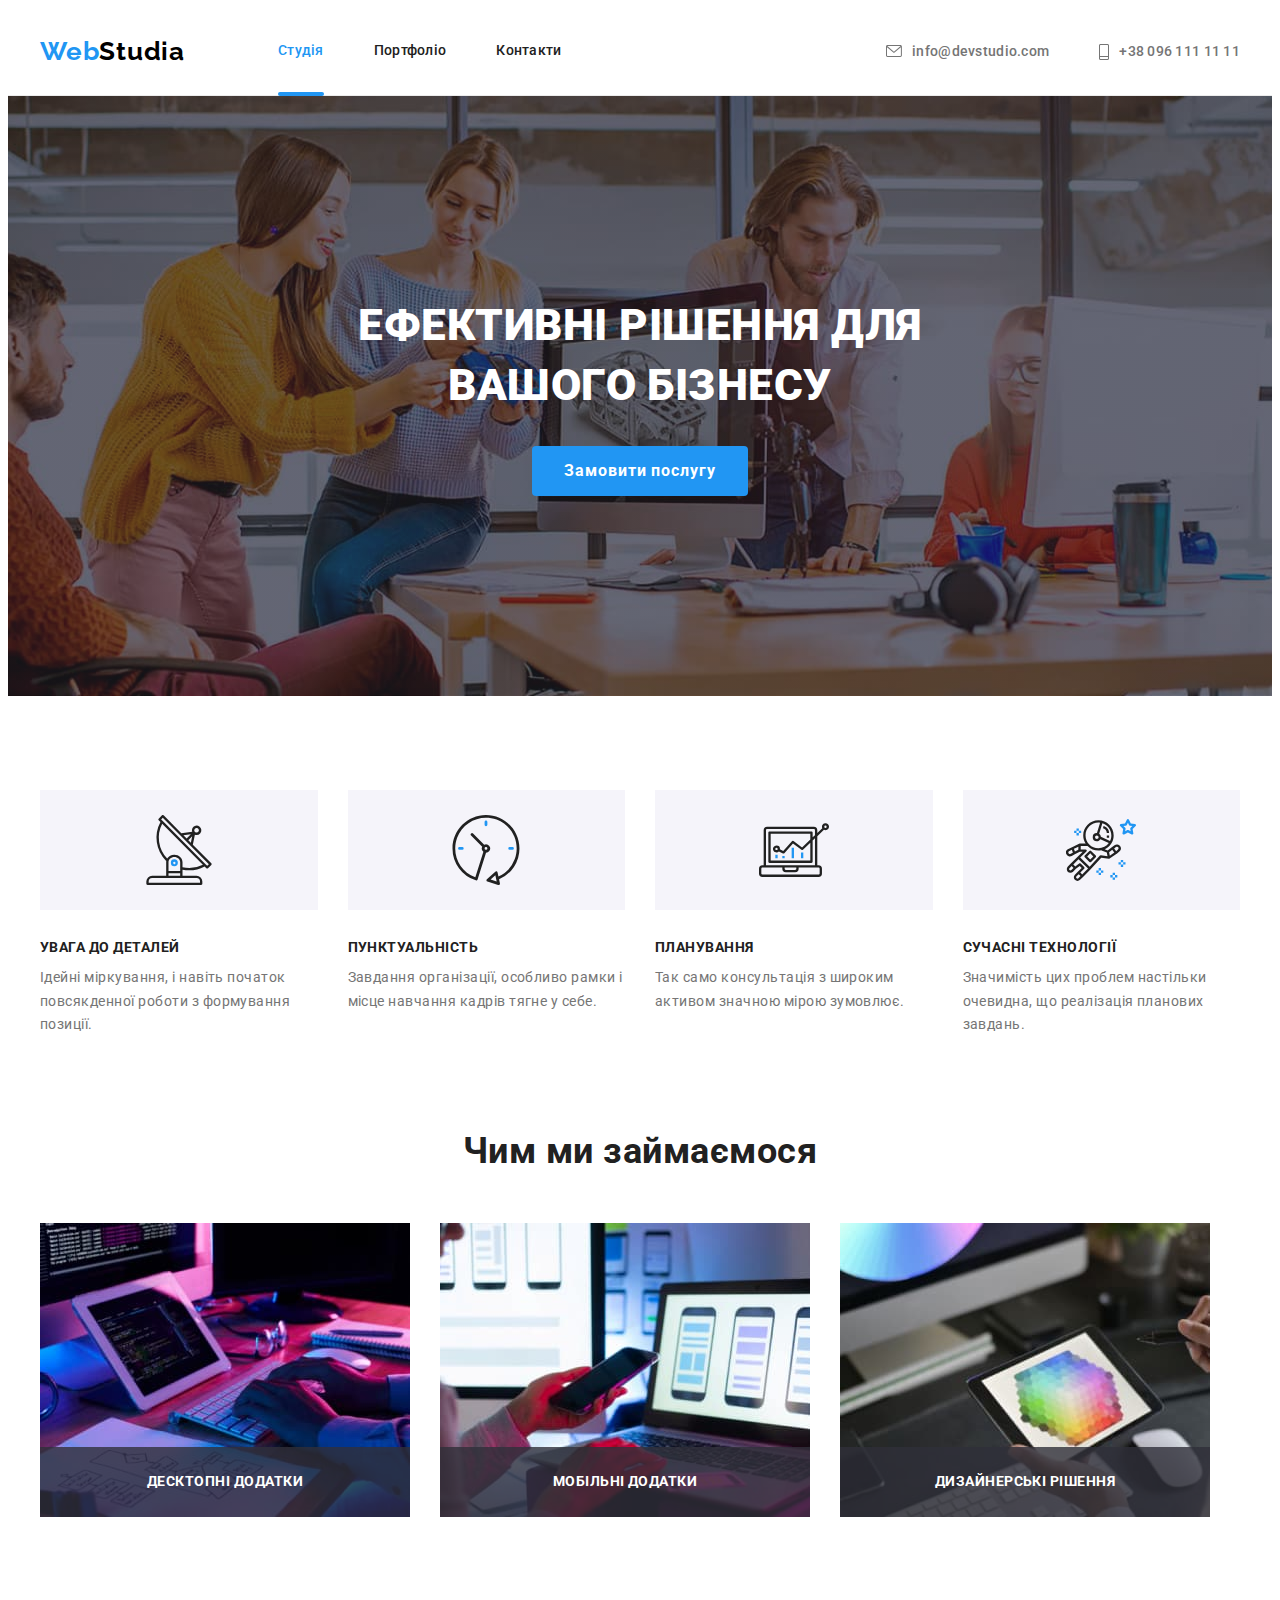
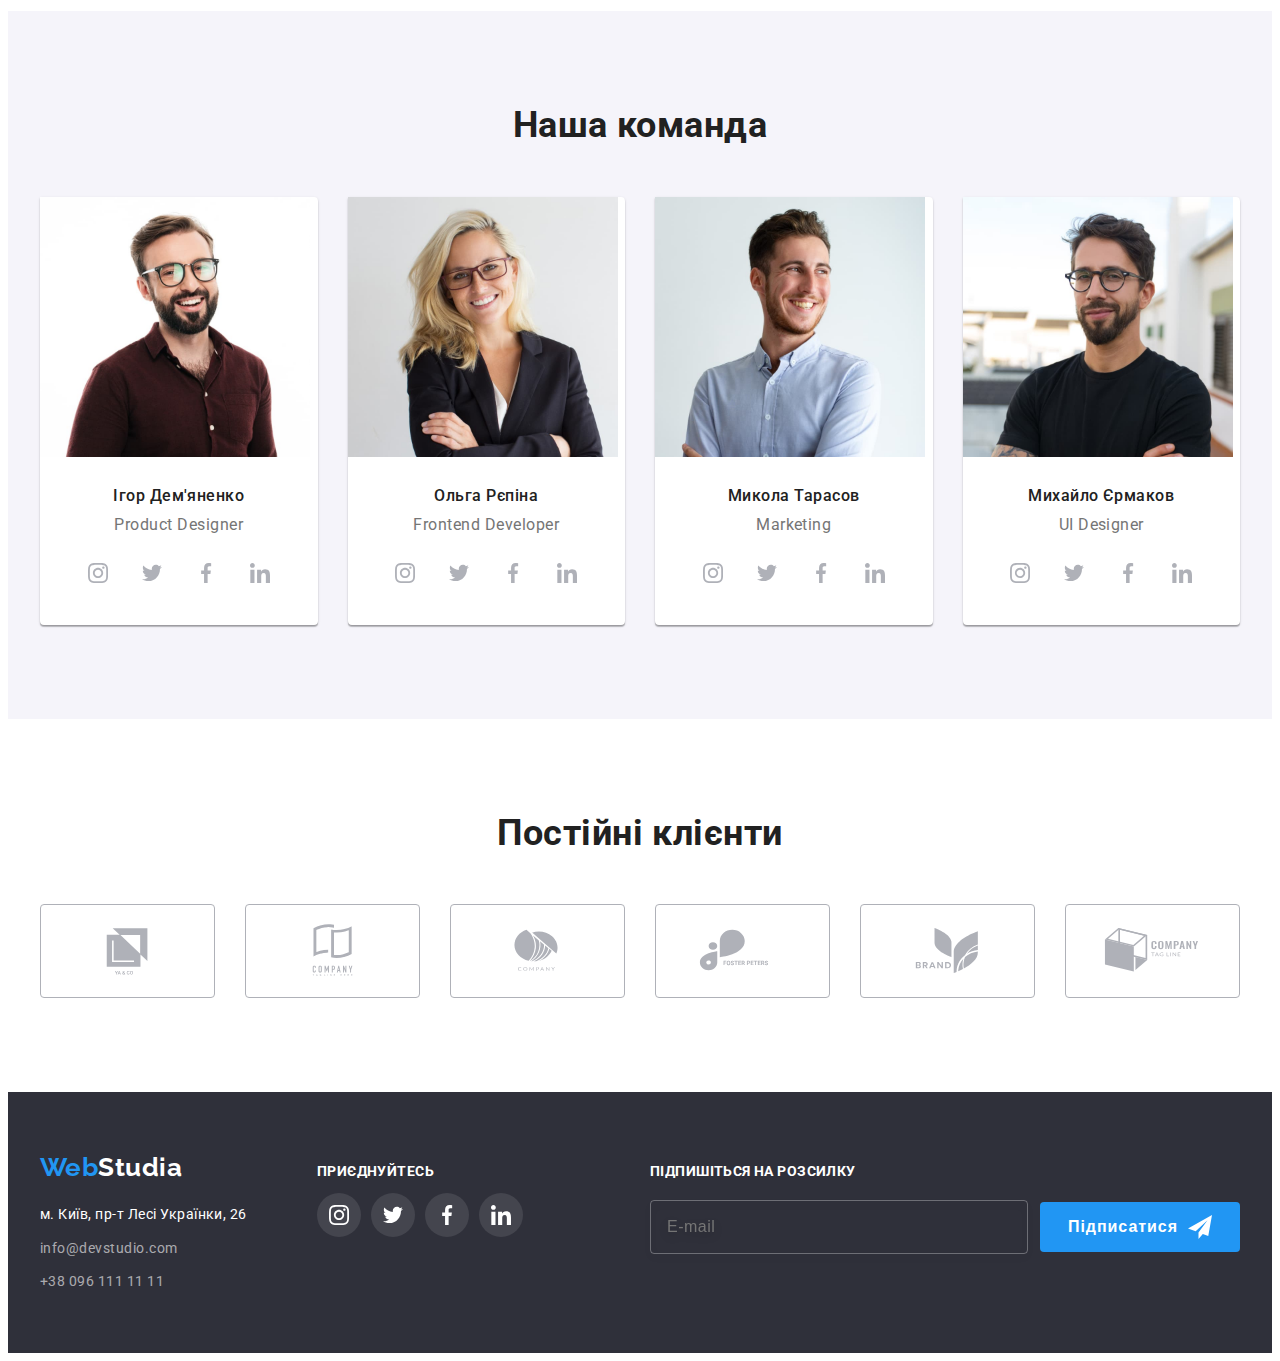
<file: index.html>
<!DOCTYPE html>
<html lang="uk">
<head>
    <meta charset="UTF-8">
    <meta http-equiv="X-UA-Compatible" content="IE=edge">
    <meta name="viewport" content="width=device-width, initial-scale=1.0">
    <link rel="preconnect" href="https://fonts.googleapis.com">
<link rel="preconnect" href="https://fonts.gstatic.com" crossorigin>
<link href="https://fonts.googleapis.com/css2?family=Raleway:wght@700&family=Roboto:wght@400;500;700;900&display=swap" rel="stylesheet">
<link rel="stylesheet" href="https://cdnjs.cloudflare.com/ajax/libs/modern-normalize/1.1.0/modern-normalize.min.css" integrity="sha512-wpPYUAdjBVSE4KJnH1VR1HeZfpl1ub8YT/NKx4PuQ5NmX2tKuGu6U/JRp5y+Y8XG2tV+wKQpNHVUX03MfMFn9Q==" crossorigin="anonymous" referrerpolicy="no-referrer" /> 
  
<title>WebStudio</title>
    <link rel="stylesheet" href="./css/styles.css">
</head>
<body>

    <header class="header">
        <div class="container header-container">
        <a href="./index.html" class="nav-link" lang="en">Web<span class="logo-link">Studia</span></a>
        <nav class="navigation">
            <ul class="site-nav list">
                <li><a href="./index.html" class="link current">Студія</a></li>
                <li><a href="./portfolio.html" class="link">Портфоліо</a></li>
                <li><a href="#" class="link">Контакти</a></li>
            </ul>
        </nav>
       <ul class="header-contacts list">
        <li class="contacts-item">
        <a href="mailto:info@devstudio.com" class="contacts-link">
        <svg class="contacts-mail" width="16" height="12">
            <use href="./images/icons.svg#icon-mail">
            </use>
        </svg>
        info@devstudio.com</a>
    </li>
        <li class="contacts-item">
        <a href="tel:+380961111111" class="contacts-link">
        <svg class="contacts-tel" width="10" height="16">
            <use href="./images/symbol-defs.svg#icon-telefon">
            </use>
        </svg>
        +38 096 111 11 11</a>
    </li>
       </ul>
    </div>
    </header>

    <main>
        <section class="hero overlay"> 
            <div class="container">
            <h1 class="hero-title">Ефективні рішення для вашого бізнесу</h1>
            <button class="hero-button" type="button" data-modal-open >Замовити послугу</button>
        </div>

       
        </section>

        <section class="benefit">
            <div class="container">
            <h2 class="visually-hidden">Наші переваги</h2>
            <ul class="benefit-list list">
                <li class="benefit-item ikon-antenna">
                    <h3 class="benefit-title">УВАГА ДО ДЕТАЛЕЙ</h3>
                    <p class="benefit-text">Ідейні міркування, і навіть початок повсякденної роботи з формування позиції.</p>
                </li>
                <li class="benefit-item ikon-clock"> 
                    <h3 class="benefit-title">ПУНКТУАЛЬНІСТЬ</h3>
                <p class="benefit-text">Завдання організації, особливо рамки і місце навчання кадрів тягне у себе.</p></li>
                <li class="benefit-item ikon-diagrama"> 
                    <h3 class="benefit-title">ПЛАНУВАННЯ</h3>
                    <p class="benefit-text">Так само консультація з широким активом значною мірою зумовлює.</p>
                </li>
                <li class="benefit-item ikon-astronaut">
                    <h3 class="benefit-title">СУЧАСНІ ТЕХНОЛОГІЇ</h3>
                    <p class="benefit-text">Значимість цих проблем настільки очевидна, що реалізація планових завдань.</p>
                </li>

            </ul>
        </div>
        </section>
        
        <section class="about section">
            <div class="container">
            <h2 class="title">Чим ми займаємося</h2>
            <ul class="about-container list">
                <li>
                <div class="about-item">
                    <img src="./images/img1.jpg" width="370" height="294" alt="сайти"/>
                    <p class="about-text">Десктопні додатки</p>
                </div>
                </li>
                <li>
                    <div class="about-item">
                    <img src="./images/img2.jpg" width="370" height="294" alt="мобільні додатки"/>
                    <p class="about-text">Мобільні додатки</p>
                </div>
                </li>
                <li>
                    <div class="about-item">
                    <img src="./images/img3.jpg" width="370" height="294" alt="веб-дизайн"/>
                    <p class="about-text">Дизайнерські рішення</p>
                </div>
                </li>
            </ul>
        </div>
        </section>

        <section class="team section">
            <div class="container">
            <h2 class="title">Наша команда</h2>
            
            <ul class="team-list  list">
                <li class="team-item">
                   <div class="team-img">
                    <img src="./images/ІгорДем'яненко.jpg" width="270" height="260" alt="ІгорДем'яненко"/>
                </div>
                <div class="team-card">
                    <h3 class="team-list-title">Ігор Дем'яненко</h3>
                    <p lang="en" class="team-text">Product Designer</p>
                    <ul class="team-soc-list list">
                        <li class="team-soc-item">
                            <a class="team-soc-link" href="#">
                                <svg class="team-soc-icon" width="20" height="20">
                                    <use href="./images/icons.svg#icon-instagram"></use>
                                </svg>
                            </a>
                        </li>
                        <li class="team-soc-item">
                            <a class="team-soc-link" href="#"> 
                                <svg class="team-soc-icon" width="20" height="20">
                                <use href="./images/icons.svg#icon-twitter"></use>
                            </svg> </a>
                        </li>
                        <li class="team-soc-item">
                            <a class="team-soc-link" href="#">
                                <svg class="team-soc-icon" width="20" height="20">
                                    <use href="./images/icons.svg#icon-facebook"></use>
                                </svg> </a> 
                        </li>
                        <li class="team-soc-item">
                            <a class="team-soc-link" href="#">
                                <svg class="team-soc-icon" width="20" height="20">
                                    <use href="./images/icons.svg#icon-linkedin"></use>
                                </svg> 
                            </a>
                        </li>
                        
                    </ul>
                </div>
                </li>
                <li class="team-item">
                    <div class="team-img">
                    <img src="./images/ОльгаРєпіна.jpg" width="270" height="260" alt="ОльгаРєпіна"/>
                </div>
              <div class="team-card">
                    <h3 class="team-list-title">Ольга Рєпіна</h3>
                    <p lang="en" class="team-text">Frontend Developer</p>
                    <ul class="team-soc-list list">
                        <li class="team-soc-item">
                            <a class="team-soc-link" href="#">
                                <svg class="team-soc-icon" width="20" height="20">
                                    <use href="./images/icons.svg#icon-instagram"></use>
                                </svg>
                            </a>
                        </li>
                        <li class="team-soc-item">
                            <a class="team-soc-link" href="#">
                                <svg class="team-soc-icon" width="20" height="20">
                                    <use href="./images/icons.svg#icon-twitter"></use>
                                </svg> </a>
                        </li>
                        <li class="team-soc-item">
                            <a class="team-soc-link" href="#">
                                <svg class="team-soc-icon" width="20" height="20">
                                    <use href="./images/icons.svg#icon-facebook"></use>
                                </svg> </a>
                        </li>
                        <li class="team-soc-item">
                            <a class="team-soc-link" href="#">
                                <svg class="team-soc-icon" width="20" height="20">
                                    <use href="./images/icons.svg#icon-linkedin"></use>
                                </svg>
                            </a>
                        </li>
                    </ul>
                </div> 
                </li>
                    <li class="team-item">
                        <div class="team-img">
                        <img src="./images/МиколаТарасов.jpg" width="270" height="260" alt="МиколаТарасов"/>
                    </div>
                    <div class="team-card">
                        <h3 class="team-list-title">Микола Тарасов</h3>
                        <p lang="en" class="team-text">Marketing</p>
                        <ul class="team-soc-list list">
                            <li class="team-soc-item">
                                <a class="team-soc-link" href="#">
                                    <svg class="team-soc-icon" width="20" height="20">
                                        <use href="./images/icons.svg#icon-instagram"></use>
                                    </svg>
                                </a>
                            </li>
                            <li class="team-soc-item">
                                <a class="team-soc-link" href="#">
                                    <svg class="team-soc-icon" width="20" height="20">
                                        <use href="./images/icons.svg#icon-twitter"></use>
                                    </svg> </a>
                            </li>
                            <li class="team-soc-item">
                                <a class="team-soc-link" href="#">
                                    <svg class="team-soc-icon" width="20" height="20">
                                        <use href="./images/icons.svg#icon-facebook"></use>
                                    </svg> </a>
                            </li>
                            <li class="team-soc-item">
                                <a class="team-soc-link" href="#">
                                    <svg class="team-soc-icon" width="20" height="20">
                                        <use href="./images/icons.svg#icon-linkedin"></use>
                                    </svg>
                                </a>
                            </li>
                        </ul>
                    </div>
                    </li>
                    <li class="team-item">
                     <div class="team-img">
                        <img src="./images/Михаило.jpg" width="270" height="260" alt="Михайло Єрмаков"/>
                    </div>
                    <div class="team-card">
                        <h3 class="team-list-title">Михайло Єрмаков</h3>
                        <p lang="en" class="team-text">UI Designer</p>
                        <ul class="team-soc-list list">
                            <li class="team-soc-item">
                                <a class="team-soc-link" href="#">
                                    <svg class="team-soc-icon" width="20" height="20">
                                        <use href="./images/icons.svg#icon-instagram"></use>
                                    </svg>
                                </a>
                            </li>
                            <li class="team-soc-item">
                                <a class="team-soc-link" href="#">
                                    <svg class="team-soc-icon" width="20" height="20">
                                        <use href="./images/icons.svg#icon-twitter"></use>
                                    </svg> </a>
                            </li>
                            <li class="team-soc-item">
                                <a class="team-soc-link" href="#">
                                    <svg class="team-soc-icon" width="20" height="20">
                                        <use href="./images/icons.svg#icon-facebook"></use>
                                    </svg> </a>
                            </li>
                            <li class="team-soc-item">
                                <a class="team-soc-link" href="#">
                                    <svg class="team-soc-icon" width="20" height="20">
                                        <use href="./images/icons.svg#icon-linkedin"></use>
                                    </svg>
                                </a>
                            </li>
                        </ul>
                    </div>
                    </li>
            </ul>
         
        </div>

        </section>
        <section class="klient section">
            <div class="container">
            <h2 class="title">Постійні клієнти</h2>
            <ul class="klient-container list">
                <li class="klient-item"> 
                    <a class="klient-link" href="#">
                        <svg class="klient-ikon" width="106" height="60">
                            <use href="./images/icons.svg#icon-logoyako"> </use>
                        </svg>
                    </a>
                </li>
                <li class="klient-item">
                    <a class="klient-link" href="#">
                        <svg class="klient-ikon" width="106" height="60">
                            <use href="./images/icons.svg#icon-Logocomp"> </use>
                        </svg>
                    </a>
                </li>
                <li class="klient-item">
                    <a class="klient-link" href="#">
                        <svg class="klient-ikon" width="106" height="60">
                            <use href="./images/icons.svg#icon-logocompany"> </use>
                        </svg>
                    </a>
                </li>
                <li class="klient-item">
                    <a class="klient-link" href="#">
                        <svg class="klient-ikon" width="106" height="60">
                            <use href="./images/icons.svg#icon-logofoster"> </use>
                        </svg>
                    </a>
                </li>
                <li class="klient-item">
                    <a class="klient-link" href="#">
                        <svg class="klient-ikon" width="106" height="60">
                            <use href="./images/icons.svg#icon-logobrand"> </use>
                        </svg>
                    </a>
                </li>
                <li class="klient-item">
                    <a class="klient-link" href="#">
                        <svg class="klient-ikon" width="106" height="60">
                            <use href="./images/icons.svg#icon-logotag"> </use>
                        </svg>
                    </a>
                </li>
            </ul>
        </section>
    
</main>
<footer class="footer">
    <div class="container div-footer">
    <div class="footer-totale">
        <div class="footer-container">
    <a class="footer-link list" href="./index.html" lang="en">Web<span class="footer-logo-link">Studia</span></a>
    <address>
        <ul class="footer-list list">
            <li class="footer-item">
                <p class="footer-text">м. Київ, пр-т Лесі Українки, 26</p>
            </li>
            <li class="footer-item">
                <a href="mailto:info@devstudio.com" class="footer-contacts-link">info@devstudio.com</a>
            </li>
            <li class="footer-item">
                <a href="tel:+380961111111" class="footer-contacts-link">+38 096 111 11 11</a>
            </li>
        </ul>
        </address>
    </div>
        
                <div class="add-footer">
                    <strong class="strong" >приєднуйтесь</strong>
                    <ul class="footer-soc-list list">
                        <li class="footer-soc-item">
                            <a class="footer-soc-link" href="#">
                                <svg class="footer-soc-icon" width="20" height="20">
                                    <use href="./images/icons.svg#icon-instagram"></use>
                                </svg>
                            </a>
                        </li>
                        <li class="footer-soc-item">
                            <a class="footer-soc-link" href="#">
                                <svg class="footer-soc-icon" width="20" height="20">
                                    <use href="./images/icons.svg#icon-twitter"></use>
                                </svg> </a>
                        </li>
                        <li class="footer-soc-item">
                            <a class="footer-soc-link" href="#">
                                <svg class="footer-soc-icon" width="20" height="20">
                                    <use href="./images/icons.svg#icon-facebook"></use>
                                </svg> </a>
                        </li>
                        <li class="footer-soc-item">
                            <a class="footer-soc-link" href="#">
                                <svg class="footer-soc-icon" width="20" height="20">
                                    <use href="./images/icons.svg#icon-linkedin"></use>
                                </svg>
                            </a>
                        </li>
                    </ul>
    </div>
</div>
<div class="footer-totale">
    <div class="container-onlain">
        <strong class="strong-onlain">Підпишіться на розсилку</strong>
        <form class="footer-form">
            <div class="onlain-wrap">
            <input type="email"
            class="onlain-item"
            name="user-email"
            placeholder="E-mail"
            id="user-email">
            <label for="user-email" class="onlain-label"></label>
            </div>
            <button type="submint" class="btn-onlain">Підписатися<svg class="ikon-telegram" width="24" height="24">
            <use href="./images/icons.svg#icon-icontelegram"></use>
            </svg></button>
        </form>
        </div>
</div>
</div>
</footer>
<div class="backdrop is-hidden" data-modal>
    <div class="modal">
        <button type="button" class="modal-close" data-modal-close>
<svg class="mod-ikon" width="11" height="11"> 
    <use href="./images/icons.svg#icon-close"></use>
</svg>
        </button>
        <p class="modal-title"> Залиште свої дані, ми вам передзвонимо</p>
        <form class="modal-form">
            <div class="modal-field">
            <label class="input-label"><span class="input-nome">Ім'я</span>

            <span class="input-wrapper">
            <input type="text" 
                   name="user-name" 
                   class="modal-input" 
                   placeholder=""
                   required
                   />
                   <svg class="modal-ikon" width="18" height="18">
                    <use href="./images/icons.svg#icon-person"></use>
                   </svg>
                </span>
                </label>
                </div>
                            
                <div class="modal-field">
                <label class="input-label"><span class="input-nome">Телефон</span>
                    <span class="input-wrapper">
            <input type="tel" 
                   name="user-tel" 
                   class="modal-input" 
                   placeholder=""
                   />
                   <svg class="modal-ikon" width="18" height="18">
                    <use href="./images/icons.svg#icon-phone"></use>
                </svg>
                </span>
                </label>
                </div>
                    <div class="modal-field">
                <label class="input-label"><span class="input-nome">Пошта</span>
                    <span class="input-wrapper">
            <input type="email"  
                   name="user-email" 
                   class="modal-input" 
                   placeholder=""
                   required
                   />
                  <svg class="modal-ikon" width="18" height="18">
                    <use href="./images/icons.svg#icon-email"></use>
                </svg>
                </span>
                </label>
                    </div>
                <div class="modal-field">
                    <label for="user-text" class="input-label"><span class="input-nome">Коментар</span></label>
                    <textarea name="user-text" 
                              id="user-text"
                              class="modal-coment"
                              placeholder="Введіть текст"></textarea>
                </div>
                <div class="modal-field">
                    <input type="checkbox" 
                    name="policy" 
                    class="modal-check visually-hidden"                    
                    id="policy">
                    <label for="policy" class="check-text">
                        <span>
                            <svg class="check-ikon" width="16" height="15">
                                <use href="./images/icons.svg#icon-chek"></use>
                            </svg>
                         </span>
                        Погоджуюся з розсилкою та приймаю <a href=# class="modal-tearms">Умови договору</a></label>
                </div>
            <button type="submint" class="btn-modal">Відправити</button>

        </form>
    </div>
</div>
<script src="./js/modal.js"></script>
</body>
</html>
</file>
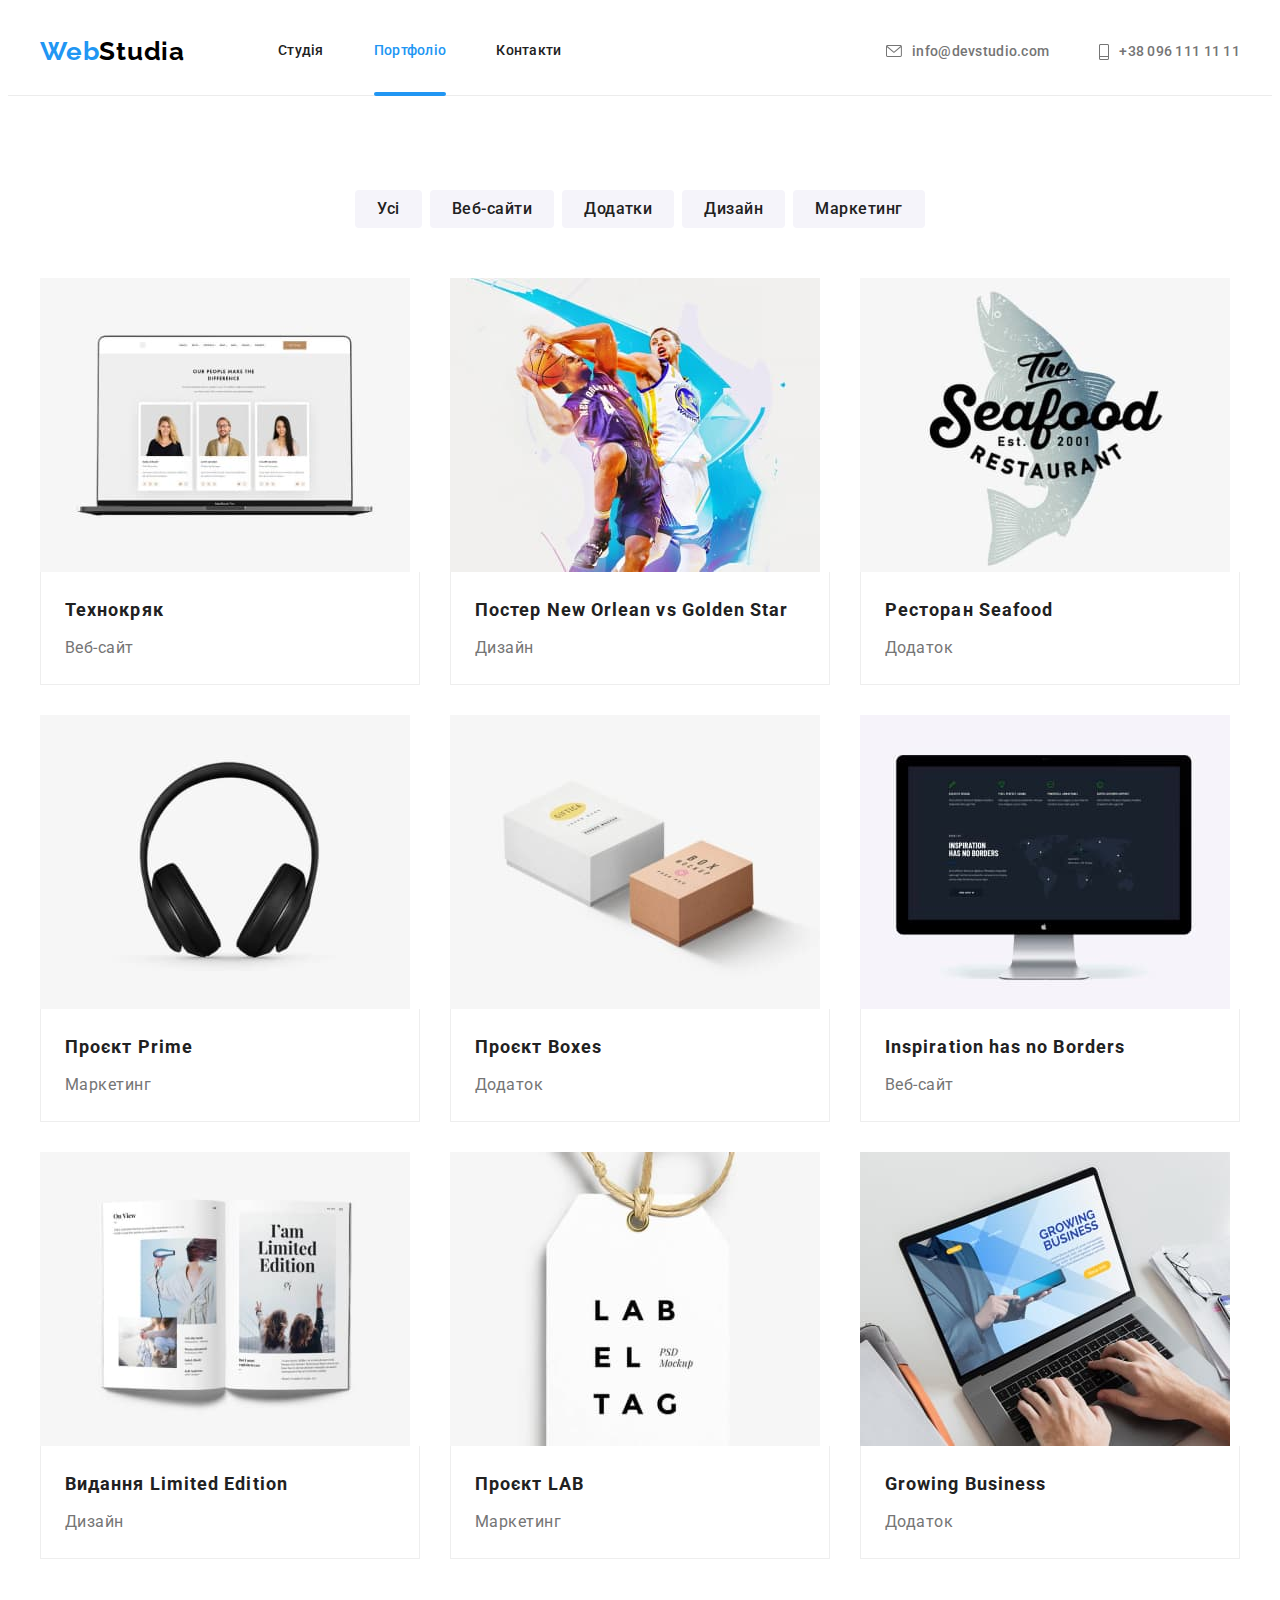
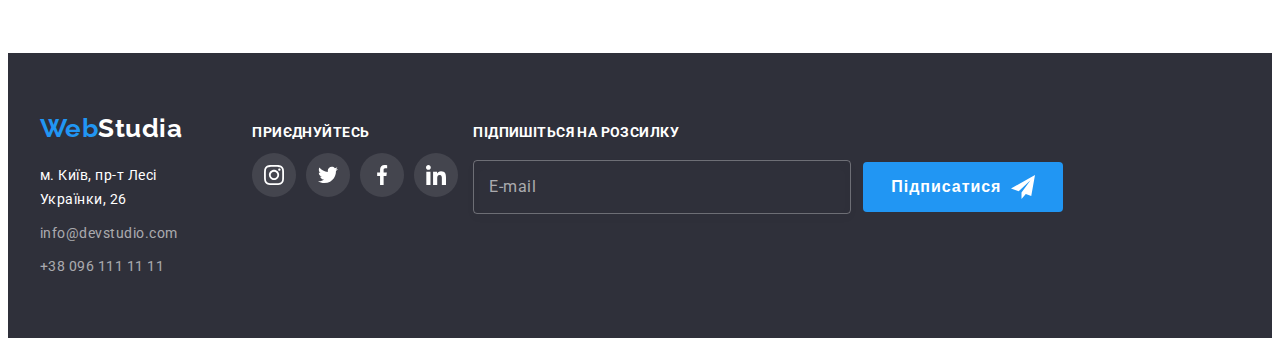
<file: portfolio.html>
<!DOCTYPE html>
<html lang="uk">
<head>
    <meta charset="UTF-8">
    <meta http-equiv="X-UA-Compatible" content="IE=edge">
    <meta name="viewport" content="width=device-width, initial-scale=1.0">
    <link rel="preconnect" href="https://fonts.googleapis.com">
<link rel="preconnect" href="https://fonts.gstatic.com" crossorigin>
<link href="https://fonts.googleapis.com/css2?family=Raleway:wght@700&family=Roboto:wght@400;500;700;900&display=swap" rel="stylesheet">
<link rel="stylesheet" href="https://cdnjs.cloudflare.com/ajax/libs/modern-normalize/1.1.0/modern-normalize.min.css" integrity="sha512-wpPYUAdjBVSE4KJnH1VR1HeZfpl1ub8YT/NKx4PuQ5NmX2tKuGu6U/JRp5y+Y8XG2tV+wKQpNHVUX03MfMFn9Q==" crossorigin="anonymous" referrerpolicy="no-referrer" /> 
     
<title>Portfolio</title>
    <link rel="stylesheet" href="./css/styles.css">
</head>
<body>
    
    <header class="header">
        <div class="container header-container">
        <a href="./index.html" class="nav-link" lang="en">Web<span class="logo-link">Studia</span></a>
        <nav class="navigation">
            <ul class="site-nav list">
                <li><a href="./index.html" class="link">Студія</a></li>
                <li><a href="./portfolio.html" class="link current">Портфоліо</a></li>
                <li><a href="#" class="link">Контакти</a></li>
            </ul>
        </nav>
        <ul class="header-contacts list">
            <li class="contacts-item">
                <a href="mailto:info@devstudio.com" class="contacts-link">
                    <svg class="contacts-mail" width="16" height="12">
            <use href="./images/icons.svg#icon-mail">
                        </use>
                    </svg>
                    info@devstudio.com</a>
            </li>
            <li class="contacts-item">
                <a href="tel:+380961111111" class="contacts-link">
                    <svg class="contacts-tel" width="10" height="16">
                        <use href="./images/symbol-defs.svg#icon-telefon">
                        </use>
                    </svg>
                    +38 096 111 11 11</a>
            </li>
        </ul>
    </div>
    </header>
            
            
<main>
    <section class="section">
       <div class="container">

    <h1 class="visually-hidden">Портфоліо</h1>
   
    <ul class="potfolio-list list portfolio-btn">
        <li>
            <button type="button" class="button">Усі</button>
        </li>
        <li>
            <button type="button" class="button">Веб-сайти</button>
        </li>
        <li>
            <button type="button" class="button">Додатки</button>
        </li>
        <li>
            <button type="button" class="button">Дизайн</button>
        </li>
        <li>
            <button type="button" class="button">Маркетинг</button>
        </li>
    </ul>

    <ul class="portfolio-list portfolio-card list">
        <li class="card-item">
            <a href="#" class="portfolio-card-link">
            <div class="card-thumb">
            <img src="./images/технокряк.jpg" width="370" height="294" alt="вебсайт">
            <p class="portfolio-top-text">Ресурс пропонує комплексні пропозиції з різним рівнем функціоналу та сервісів. Все це дозволить відвідувачу отримати
            вичерпні відомості про компанію чи приватну особу.</p>
        </div>
            <div class="card-content"> 
                <h2 class="portfolio-title">Технокряк</h2>
                <p class="portfolio-text">Веб-сайт</p>
        </div> 
        </a>
        </li>
        
        <li class="card-item">
                
            <a href="#"  class="portfolio-card-link"> 
                <div class="card-thumb">
                <img src="./images/постер баскет.jpg" width="370" height="294" alt="постер баскетбол">
                <p class="portfolio-top-text">Ресурс пропонує комплексні пропозиції з різним рівнем функціоналу та сервісів. Все це
                    дозволить відвідувачу отримати
                    вичерпні відомості про компанію чи приватну особу.</p>
                </div>
                <div class="card-content">
                <h2 class="portfolio-title">Постер New Orlean vs Golden Star</h2>
                <p class="portfolio-text">Дизайн</p>
            </div>
            </a>
        </li>
        
        <li class="card-item">
            <a href="#" class="portfolio-card-link"> 
                <div class="card-thumb">
               <img src="./images/ресторан.jpg" width="370"  height="294" alt="ресторан">
               <p class="portfolio-top-text">Ресурс пропонує комплексні пропозиції з різним рівнем функціоналу та сервісів. Все це
                дозволить відвідувачу отримати
                вичерпні відомості про компанію чи приватну особу.</p>
            </div>
            <div class="card-content">
                <h2 class="portfolio-title">Ресторан Seafood</h2>
                <p class="portfolio-text">Додаток</p>
            </div>
            </a>
        </li>

        <li class="card-item">
            <a href="#" class="portfolio-card-link">
            <div class="card-thumb">
             <img src="./images/пректнаушники.jpg" width="370" height="294" alt="проєкт прайм">
            <p class="portfolio-top-text">Ресурс пропонує комплексні пропозиції з різним рівнем функціоналу та сервісів. Все це
                дозволить відвідувачу отримати
                вичерпні відомості про компанію чи приватну особу.</p>
        </div>
            <div class="card-content">
                <h2 class="portfolio-title">Проєкт Prime</h2>
            <p class="portfolio-text">Маркетинг</p>
        </div>
            </a>
        </li>

        <li class="card-item">
            <a  href="#" class="portfolio-card-link">  
        <div class="card-thumb">
        <img src="./images/проекткоробка.jpg" width="370" height="294" alt="проєкт boxes">
        <p class="portfolio-top-text">Ресурс пропонує комплексні пропозиції з різним рівнем функціоналу та сервісів. Все це
            дозволить відвідувачу отримати
            вичерпні відомості про компанію чи приватну особу.</p>
            </div>
            <div class="card-content">
            <h2 class="portfolio-title">Проєкт Boxes</h2>
            <p class="portfolio-text">Додаток</p>
        </div>
            </a>
        </li>

        <li class="card-item">
            <a href="#" class="portfolio-card-link">
              <div class="card-thumb">
                <img src="./images/вебсаит.jpg" width="370" height="294" alt="вебсайт"> 
            <p class="portfolio-top-text">Ресурс пропонує комплексні пропозиції з різним рівнем функціоналу та сервісів. Все це
                дозволить відвідувачу отримати
                вичерпні відомості про компанію чи приватну особу.</p>
            </div>
                <div class="card-content">
                <h2 class="portfolio-title">Inspiration has no Borders</h2>
                <p class="portfolio-text">Веб-сайт</p>
            </div>
            </a>
        </li>

        <li class="card-item">
            <a href="#" class="portfolio-card-link">
            <div class="card-thumb">
                <img src="./images/видання.jpg" width="370" height="294" alt="Видання">
            <p class="portfolio-top-text">Ресурс пропонує комплексні пропозиції з різним рівнем функціоналу та сервісів. Все це
                дозволить відвідувачу отримати
                вичерпні відомості про компанію чи приватну особу.</p>
            </div>
            <div class="card-content">
                <h2 class="portfolio-title">Видання Limited Edition</h2>
                <p class="portfolio-text">Дизайн</p>
            </div>
            </a>
        </li>

        <li class="card-item">
            <a href="#" class="portfolio-card-link"> 
                <div class="card-thumb">
                <img src="./images/проектлаб.jpg" width="370" height="294" alt="проект лаб">
                <p class="portfolio-top-text">Ресурс пропонує комплексні пропозиції з різним рівнем функціоналу та сервісів. Все це
                    дозволить відвідувачу отримати
                    вичерпні відомості про компанію чи приватну особу.</p>
            </div>
                <div class="card-content">
                <h2 class="portfolio-title">Проєкт LAB</h2>
                <p class="portfolio-text">Маркетинг</p>
            </div>
            </a>
        </li>

        <li class="card-item">
            <a href="#" class="portfolio-card-link">
                <div class="card-thumb">
                 <img src="./images/додаток.jpg" width="370" height="294" alt="додаток бизнес">
                <p class="portfolio-top-text">Ресурс пропонує комплексні пропозиції з різним рівнем функціоналу та сервісів. Все це
                    дозволить відвідувачу отримати
                    вичерпні відомості про компанію чи приватну особу.</p> 
                </div>
                <div class="card-content">
                <h2 class="portfolio-title">Growing Business</h2>
                <p class="portfolio-text">Додаток</p>
            </div>
            </a>
        </li>
        
     </ul>
        </div>
     </section>
</main>
<footer class="footer">
        <div class="container div-footer">
    <div class="footer-totale">
        <div class="footer-container">
            <a class="footer-link list" href="./index.html" lang="en">Web<span
                    class="footer-logo-link">Studia</span></a>
            <address>
                <ul class="footer-list list">
                    <li class="footer-item">
                        <p class="footer-text">м. Київ, пр-т Лесі Українки, 26</p>
                    </li>
                    <li class="footer-item">
                        <a href="mailto:info@devstudio.com" class="footer-contacts-link">info@devstudio.com</a>
                    </li>
                    <li class="footer-item">
                        <a href="tel:+380961111111" class="footer-contacts-link">+38 096 111 11 11</a>
                    </li>
                </ul>
            </address>
        </div>

        <div class="add-footer">
            <strong class="strong">приєднуйтесь</strong>
            <ul class="footer-soc-list list">
                <li class="footer-soc-item">
                    <a class="footer-soc-link" href="#">
                        <svg class="footer-soc-icon" width="20" height="20">
                            <use href="./images/icons.svg#icon-instagram"></use>
                        </svg>
                    </a>
                </li>
                <li class="footer-soc-item">
                    <a class="footer-soc-link" href="#">
                        <svg class="footer-soc-icon" width="20" height="20">
                            <use href="./images/icons.svg#icon-twitter"></use>
                        </svg> </a>
                </li>
                <li class="footer-soc-item">
                    <a class="footer-soc-link" href="#">
                        <svg class="footer-soc-icon" width="20" height="20">
                            <use href="./images/icons.svg#icon-facebook"></use>
                        </svg> </a>
                </li>
                <li class="footer-soc-item">
                    <a class="footer-soc-link" href="#">
                        <svg class="footer-soc-icon" width="20" height="20">
                            <use href="./images/icons.svg#icon-linkedin"></use>
                        </svg>
                    </a>
                </li>
            </ul>
        </div>
    </div>
    <div class="container footer-totale">
        <div class="container-onlain">
            <strong class="strong-onlain">Підпишіться на розсилку</strong>
            <form class="footer-form">
                <div class="onlain-wrap">
                    <input type="email" class="onlain-item" name="user-email" id="user-email">
                    <label for="user-email" class="onlain-label">E-mail</label>
                </div>
                <button type="submint" class="btn-onlain">Підписатися<svg class="ikon-telegram" width="24" height="24">
                        <use href="./images/icons.svg#icon-icontelegram"></use>
                    </svg></button>
            </form>
        </div>
    </div>
    </div>
</footer>
    
</body>
</html>
</file>
<file: css/styles.css>
:root {
    --primary-text-color: #212121;
    --secondo-text-color: #757575;
    --accent-color: #2196F3; 
    --bacground-color: #F5F5F5;
    --second-bacground-color: #2F303A;
    --fon-color-white :#FFFFFF;
}

body{ 
    background-color: var(--fon-color-white);
    color: var(--primary-text-color);
    font-family: "roboto", sans-serif;
    font-size: 16px;
    letter-spacing:0.03em;
    color: var(--secondo-text-color);
}


.list {
    list-style: none;
}

/* основной цвет - #212121 */

/* вторичный цвет  - #757575 */ 

/* белый цвет - #FFFFFF */
 /* цвет акцент - #2196F3*/

                  
 
 h1,
 h2,
 h3,
 h4,
 h5,
 h6,
 p {
   margin: 0;
 }

 ul {
    margin: 0;
    padding: 0;
  }
  
  button {
    cursor: pointer;
  }
  
  address {
    font-style: normal;
  }

  img {
    display: block;
    max-width: 100%;
    height: auto;
  }
   
  .container {
    width: 1200px;
    padding-left: 15px;
    padding-right: 15px;
    margin: 0 auto;
  }
                       /* header */


.header-container {
    display: flex;
    align-items: center;
} 
.header {
     border-bottom: 1px solid #ECECEC;
}           
.header .site-nav a {
    color: var(--primary-text-color); 
} 
.header a {
    text-decoration: none;
}
.nav-link { 
    font-family: 'Raleway';
    font-style: normal;
    font-weight: 700;
    font-size: 26px;
    line-height: 1.19;
    letter-spacing: 0.03em;
    color: var(--accent-color);
    padding-top: 24px;
    padding-bottom: 25px;
    
}
.logo-link {
    color: #000000;
}

.navigation {
 margin-right: auto;
 margin-left: 93px;

}

.site-nav {
    display: flex;
    gap: 50px;
    padding-top: 32px;
    padding-bottom: 32px;
}
.site-nav .link{ 
    font-weight: 500;
    font-size: 14px;
    line-height: 1.14;
    letter-spacing: 0.02em;
    transition: color 250ms cubic-bezier(0.4, 0, 0.2, 1);   
}
.site-nav .link:hover, 
.site-nav .link:focus{
    color: var(--accent-color);
}
.site-nav .link.current{
    color: var(--accent-color);
}
.current::after {
    content: "";
    width: 100%;
    height: 4px;
    background-color: var(--accent-color);
    border-radius: 2px;
    bottom: 0;
    left: 0;
    display: flex;
    transform: translateY(33px);
}

.header-contacts {
    font-weight: 500;
    font-size: 14px;
    line-height: 1.14;
    letter-spacing: 0.02em;
    display: flex;
    gap: 50px;
    transition: color 250ms cubic-bezier(0.4, 0, 0.2, 1);
    
}
.header .header-contacts a{
    color: var(--secondo-text-color);
}
.header-contacts .contacts-link:hover,
.header-contacts .contacts-link:focus{
    color: #2196F3;
}


.contacts-link {
    display: flex;
    align-items: center;
    justify-content: center;
    fill: currentColor;
    gap: 10px;
    transition: color 250ms cubic-bezier(0.4, 0, 0.2, 1), fill 250ms cubic-bezier(0.4, 0, 0.2, 1);
    
}

.contacts-mail::before
.contacts-tel::before  {
    content: "";
    width: 100%;
    height: 100%;
    margin-left: 10px;
    display: inline-block;
    display: flex;
     margin-right: 10px;
     transition: fill 250ms cubic-bezier(0.4, 0, 0.2, 1);
}

.contacts-link:hover .contacts-mail::before,
.contacts-link:focus .contacts-mail::before
 {
    fill: currentColor; 
 }




                       /* Стили для index.html */

                       /* hero */
 .hero {
    background-color: #2F303A;
    color: var(--fon-color-white);
    padding-top: 200px;
    padding-bottom: 200px;
 }   
 .hero-title{                  
    font-style: normal;
    font-weight: 900;
    font-size: 44px;
    line-height: 1.36;
    text-transform:uppercase;
    text-align: center;
    margin: 0 auto;
    max-width: 696px;
    margin-bottom: 30px;
}

.hero-button{
    display: block;
    font-family: "roboto", sans-serif;
    font-style: normal;
    font-size: 16px; 
    font-weight: 700;
    line-height: 1.87;
    letter-spacing: 0.06em;
    background: var(--accent-color);
    color: var(--fon-color-white);
    cursor: pointer;
    border-radius: 4px;
    text-align: center;
    padding: 10px 32px;
    min-width: 216px;
    height: 50px;
    margin: 0 auto;
    border: 0; 
    transition: background-color 250ms cubic-bezier(0.4, 0, 0.2, 1);
}

.hero-button:hover, 
.hero-button:focus{
    background-color: #188CE8;
    color: var(--fon-color-white);
}
.overlay {
    max-width: 1600px;
    /* height: 600px; */
    margin-left: auto;
    margin-right: auto;
    background-image: linear-gradient(to right, rgba(47, 48, 58, 0.4), rgba(47, 48, 58, 0.4)), 
    url(../images/backgraund.jpg);
    background-size: cover;
    background-repeat: no-repeat;
    background-position: center;
}
.section {
    padding-top: 94px;
    padding-bottom: 94px;

}

                       /* benefit */
.benefit {
    padding-top: 94px;
}
.title {
    font-weight: 700;
    font-size: 36px;
    line-height: 1.16;
    text-align: center;
    color: var(--primary-text-color);
    margin-bottom: 50px;
}
.benefit-item::before {
    display: block;
    content: " ";
    height: 120px;
    background-size: 70px 70px;
    background-repeat: no-repeat;
    background-position: center;
    background-color: #F5F4FA;
    margin-bottom: 30px;
}
.ikon-antenna::before {
    background-image: url(../images/antenna.svg);
    
}
.ikon-clock::before { 
    background-image: url(../images/clock.svg);

}
.ikon-diagrama::before { 
    background-image: url(../images/diagram.svg);

}
.ikon-astronaut::before {
    background-image: url(../images/astronaut.svg);

}
.benefit-list { 
    display: flex;
    gap: 30px;

}  
.benefit-list li{
    width: calc((100% - 90px) / 4); 
}

.benefit-title {
    font-weight: 700;
    font-size: 14px;
    line-height: 1.14;
    text-transform: uppercase;
    color: var(--primary-text-color);
    padding-bottom: 10px;
    
}
.benefit-text {
    font-size: 14px;
    line-height: 1.71; 
                
}
                         /* about */

.section .about {
    padding-top: 0px;

}
.about-container {
    display: flex;
    gap: 30px;
 }
 .about-item {
    position: relative;
    
    
 }
 .about-text {
    font-style: normal;
    font-weight: 700;
    text-transform: uppercase;
    color: var(--fon-color-white);
    background-color: rgba(47, 48, 58, 0.8);
    font-size: 14px;
    line-height: 1.14;
    text-align: center;
    padding-top: 27px;
    padding-bottom: 27px;
     position: absolute;
     /* height: 70px; */
     bottom: 0;
     left: 0;
     width: 100%;

 }

                           /*team  */

.team {
    background-color: #F5F4FA;
}     

.team-list {
   display: flex;
   gap: 30px;
}  
.team-item {
    width: calc((100% - 90px) / 4);
    background-color: var(--fon-color-white);
    border-radius:  0px 4px 4px;
    box-shadow: 0px 1px 3px rgba(0, 0, 0, 0.12), 0px 1px 1px rgba(0, 0, 0, 0.14), 0px 2px 1px rgba(0, 0, 0, 0.2);
}                           
.team-list-title {
    font-weight: 500;
    font-size:  16px;
    line-height: 1.18;
    text-align: center;
    color: var(--primary-text-color);
    margin-bottom: 10px;
}
.team-text {
    line-height: 1.18;
    text-align: center;
   
 }
 .visually-hidden {
    position: absolute;
    width: 1px;
    height: 1px;
    margin: -1px;
    border: 0;
    padding: 0;
    white-space: nowrap;
    clip-path: inset(100%);
    clip: rect(0 0 0 0);
    overflow: hidden;
 }
 .team-img {
 border-radius: 0px;
 }
 .team-card {
    padding-top: 30px;
    padding-bottom: 30px;
 }
.team-soc-list {
    display: flex;
    justify-content:center;
    gap: 10px;
    margin-top: 16px;
    
}
.team-soc-item {
    width: 44px;
    height: 44px;
   
}
.team-soc-link {
    width: 100%;
    height: 100%;
    border-radius: 50%;
    display: flex;
    justify-content: center;
    align-items: center;
    transition: background-color 250ms cubic-bezier(0.4, 0, 0.2, 1);
}
.team-soc-icon {
    fill: #AFB1B8;
    transition: fill 250ms cubic-bezier(0.4, 0, 0.2, 1);
}
.team-soc-link:hover,
.team-soc-link:focus
{
    background-color: #2196F3;
}
.team-soc-link:hover .team-soc-icon {
    fill: var(--fon-color-white);
}
.team-soc-link:focus .team-soc-icon {
    fill: var(--fon-color-white);

}

 
/* Стили для наши клиенті */
.klient-container {
    display: flex;
    gap: 30px;
    justify-content: center;
}
.klient-item {
    width: calc((100% - 150px) / 6);
}




.klient-link { 
    height: 92px;
    justify-content: center;
    border: 1px solid #AFB1B8;
    border-radius: 4px;
    display: block;
    align-items: center;
    display: flex;
    transition: border-color 250ms cubic-bezier(0.4, 0, 0.2, 1);
   
}
.klient-ikon {
    justify-content: center;
    align-items: center;
   

}
.klient-ikon {
    fill: #AFB1B8;
    transition: fill 250ms cubic-bezier(0.4, 0, 0.2, 1);

}
.klient-link:hover,
.klient-link:focus {
    border-color: #2196F3; 
}
.klient-link:hover .klient-ikon, 
.klient-link:focus .klient-ikon
{
fill: #2196F3;
}
                        /* Стили для portfolio.html */
 
                        
.button {
     font-family: "roboto", sans-serif;
     color: var(--primary-text-color);
     background-color: #F5F4FA;
     font-weight: 500;
     font-size: 16px;
     line-height: 1.62;
     text-align: center;
     letter-spacing: 0.03em;
     cursor: pointer;
     display: inline-block;
     margin: 0 auto;
     border: none;
     padding: 6px 22px;
     min-width: 130;
     border-radius: 4px;
     transition: background-color 250ms cubic-bezier(0.4, 0, 0.2, 1),color 250ms cubic-bezier(0.4, 0, 0.2, 1), box-shadow 250ms cubic-bezier(0.4, 0, 0.2, 1);
  
}
.portfolio-btn {
    display: flex;
    gap: 8px;
    justify-content: center;	
    margin-bottom: 50px;

}

.portfolio-list {
    display: flex;
    flex-wrap: wrap;
}
.portfolio-card-link {
    display: block;
    transition: box-shadow 250ms cubic-bezier(0.4, 0, 0.2, 1);
}
.portfolio-card-link:hover,
.portfolio-card-link:focus {
box-shadow: 0px 1px 1px rgba(0, 0, 0, 0.12),
        0px 4px 4px rgba(0, 0, 0, 0.06),
        1px 4px 6px rgba(0, 0, 0, 0.16);
       

}
.portfolio-list a{
    text-decoration: none;
}
.button:hover, 
.button:focus {
background-color: var(--accent-color);
color: var(--fon-color-white);    
box-shadow: 0px 3px 1px rgba(0, 0, 0, 0.1), 0px 1px 2px rgba(0, 0, 0, 0.08), 0px 2px 2px rgba(0, 0, 0, 0.12);
}
.button:active {
    box-shadow: inset 3px 3px 3px 3px hsla(0,0%,0%,.3);
}
.portfolio-card {
    display: flex;
    flex-wrap: wrap;
    flex-shrink: 0;
    gap: 30px;
}
.card-item 
{
    flex-basis: calc((100% - 60px) / 3);
    display: block;
}
.card-thumb {
    position: relative;
    overflow: hidden;
}


    
 

.portfolio-card-link:hover .portfolio-top-text,
.portfolio-card-link:focus .portfolio-top-text {
    transform: translateY(0);
}
.portfolio-top-text {
    position: absolute;
    top: 0;
     background-color: rgba(33, 150, 243, 0.9);
    color: var(--fon-color-white);
    font-size: 18px;
    line-height: 1.55;
    padding: 63px 24px;
    height: 100%;
    transform: translateY(100%);
    transition: transform 250ms cubic-bezier(0.4, 0, 0.2, 1);
    
}

.portfolio-title {
    font-weight: 700;
    font-size: 18px;
    line-height: 2;
    letter-spacing: 0.06em;
    color: var(--primary-text-color);
    margin-bottom: 4px;

}
 .portfolio-text {
    line-height: 2;
    color: var(--secondo-text-color);
    }
.card-content {
    padding: 20px 24px;
    border-left: 1px solid #EEEEEE ;
    border-bottom: 1px solid #EEEEEE ;
    border-right: 1px solid #EEEEEE;
  
}




                     /* footer   */
  
 .footer {
    background-color: var(--second-bacground-color);
    padding-top: 60px;
    padding-bottom: 60px;
 }   
 
 .footer-link { 
     display: inline-block;
     font-family: 'Raleway';
     font-style: normal;
     font-weight: 700;
     font-size: 26px;
     line-height: 1.19;
     color: var(--accent-color);
     margin-bottom: 20px; 
}
.footer.link a{
    color: var(--accent-color);
   
 }

.footer-logo-link {
    color: var(--fon-color-white);
}  
.footer-list{
    display: inline-block; 
    margin: 0px auto;
}
 .footer-text {
    font-style: normal;
    font-size: 14px;
    line-height: 1.71;
    color: var(--fon-color-white);
 }
 
.footer-item:not(:last-child) {
    margin-bottom: 9px;
 }
 .footer-list a {
    color: rgba(255, 255, 255, 0.6);
}
.footer-contacts-link {
    font-style: normal;
    font-weight: 400;
    font-size: 14px;
    line-height: 24px;
    transition: color 250ms cubic-bezier(0.4, 0, 0.2, 1);
}

 .a .footer-contacts-link {
    display: inline-block;
}
.footer-contacts-link:hover,
.footer-contacts-link:focus
 {
    color: var(--secondo-text-color)
}
 .footer a{
    text-decoration: none;
}
.footer-soc-list {
    display: flex;
    gap: 10px;
    
}
.footer-soc-icon {
    fill: #FFFFFF;
   
}
.footer-soc-item{
    width: 44px;
    height: 44px;
    border-radius: 50%;
    background-color: rgba(255, 255, 255, 0.1);;
}

.footer-soc-item:focus {
    background-color: var(--accent-color);
}
.footer-soc-link {
    display: block;
    width: 100%;
    height: 100%;
    display: flex;
    align-items: center;
    justify-content: center;
    border-radius: 50%;
    transition: background-color 250ms cubic-bezier(0.4, 0, 0.2, 1);
}
.footer-soc-link:hover,
.footer-soc-link:focus {
    background-color: var(--accent-color);
}
.strong {
    font-family: 'Roboto';
    font-style: normal;
    font-weight: 700;
    font-size: 14px;
    line-height: 1.14px;
    letter-spacing: 0.03em;
    text-transform: uppercase;
    color: #FFFFFF;
    display: inline-block;
    margin-bottom: 20px;
}
.footer-totale {
   display:flex;
   align-items: baseline;

}
.add-footer {
    margin-left: 70px;
}
.backdrop {
    position: fixed;
    top: 0;
    width: 100%;
    height: 100%;
    background-color:rgba(0, 0, 0, 0.2);
    transition: opacity 250ms linear, visibility 250ms linear;
}
.div-footer {
    display: flex;
    align-items: center;
    justify-content: space-between;
    align-items: baseline
}
.footer-form {
    display: flex;
    align-items: center;
}
.strong-onlain {
    font-family: 'Roboto';
    font-style: normal;
    font-weight: 700;
    font-size: 14px;
    line-height: 1.17;
    letter-spacing: 0.03em;
    text-transform: uppercase;
    color: #FFFFFF;
    display: block;
    margin-bottom: 20px;
}
.onlain-item {
    width: 358px;
    height: 50px;
    border: 1px solid rgba(255, 255, 255, 0.3);
    border-radius: 4px;
    filter: drop-shadow(0px 4px 4px rgba(0, 0, 0, 0.15));

    background-color: inherit;
    padding-left: 16px;
    color:#ffffff;
    outline: transparent;
    font-size: 16px;
    line-height: 1.25;
    letter-spacing: 0.03em;
    transition: border-color 250ms cubic-bezier(0.4, 0, 0.2, 1);
}


.footer-form-input::placeholder {
    color: rgba(255, 255, 255, 0.6);
    align-items: center;
    font-size: 16px;
    line-height: 1.25;
    letter-spacing: 0.03em;
}

.onlain-wrap {
    position: relative;
}
.onlain-label {
    position: absolute;
    left: 0;
    font-weight: 400;
    font-size: 16px;
    line-height: 1.25;
    letter-spacing: 0.03em;
    color: rgba(255, 255, 255, 0.6);
    align-items: center;
    margin-left: 16px;
    margin-bottom: 15px;
    top: 50%;
    transform: translateY(-50%);

}
.btn-onlain { 
    font-family: 'Roboto' sans-serif;
    font-style: normal;
    font-weight: 700;
    font-size: 16px;
    line-height: 1.87;
    align-items: center;
    text-align: center;
    letter-spacing: 0.06em;
    color: #FFFFFF;
    display: block;
    width: 200px;
    height: 50px;
    background: #2196F3;
    /* box-shadow: 0px 4px 4px rgba(0, 0, 0, 0.15); */
    border-radius: 4px;
    margin-left: 12px;
    display: flex;
    justify-content: center;
    border: none;
    transition: background-color 250ms cubic-bezier(0.4, 0, 0.2, 1);
}
.btn-onlain:focus,
.btn-onlain:hover {
    background-color: #188CE8;
    color: var(--fon-color-white);

}
.ikon-telegram {
    fill: #FFFFFF;
    margin-left: 10px;
}






.modal {
    position: absolute;
    width: 528px;
    min-height: 580px;
    border-radius: 4px;
    background-color: var(--fon-color-white);
    top: 50%;
    left: 50%;
    transform: translate(-50%, -50%) scaleY(1); 
    box-shadow: 0px 1px 3px rgba(0, 0, 0, 0.12),
        0px 1px 1px rgba(0, 0, 0, 0.14),
        0px 2px 1px rgba(0, 0, 0, 0.2);
    transition: transform 250ms linear;
    padding: 40px;
}

.backdroup .is-hidden .modal {
    transform: translate(-50%, -50%) scaleY(1.5);

}
.modal-close {
    position: absolute;
    right: 8px;
    top: 8px;
    width: 30px;
    height: 30px;
    background-color: var(--fon-color-white);
    border: 1px solid rgba(0, 0, 0, 0.1);
    border-radius: 50%;
    display: flex;
    align-items: center;
    justify-content: center;
    background: transparent;
    padding: 6px;
}
.modal-close:hover .mod-ikon,
.modal-close:focus .mod-ikon {
    color: #2196F3;
}

.is-hidden {
    opacity: 0;
    visibility: hidden;
    pointer-events: none;
}
.modal-title { 
    font-style: normal;
    font-weight: 700;
    font-size: 20px;
    line-height: 1.15;
    text-align: center;
    letter-spacing: 0.03em;
    color: #212121;
    margin-bottom: 12px;
}
.modal-input {
    width: 100%;
    height: 40px;
    border: 1px solid rgba(33, 33, 33, 0.2);
    border-radius: 4px;
    background-color: transparent;
    padding-left: 42px;
    outline: transparent;
    font-size: 12px;
}
.modal-input::placeholder {
    font-style: normal;
    font-weight: 400;
    font-size: 12px;
    line-height: 1.16;
    letter-spacing: 0.01em;
    color: #757575;
}
.modal-close:focus,
.modal-close:hover {
 background-color: #2196F3;
}  
.mod-close:focus + .mod-ikon,
.mod-close:hover + .mod-ikon{
    fill: #2196F3;
}
.input-label {
    position: relative;
    display: block;
    
}
.modal-ikon {
    position: absolute;
    left: 12px; 
    top: 50%;
    transform: translateY(-50%);
}
.modal-input:focus {
    border-color: #2196F3;
}
.modal-input:focus + .modal-ikon {
    fill: #2196F3
}  
.input-wrapper {
    position: relative;
}
.input-wrapper span{
    display: block;
    margin-bottom: 4px;
}
.input-nome {
    font-size: 12px;
    color: #757575;
    margin-bottom: 4px;
    display: block;
    
}
.modal-coment {
    width: 100%;
    height: 120px;
    border: 1px solid rgba(33, 33, 33, 0.2);
    border-radius: 4px;
    outline: transparent;
    resize: none;
    padding: 12px 16px;
    font-size: 12px;
    line-height: 1.16;
    letter-spacing: 0.01em;
    color: rgba(117, 117, 117, 0.5);
}
.modal-coment:focus {
    border-color: #2196F3;

}
.modal-field {
    margin-bottom: 10px;
    font-size: 12px;
}
.check-text {
    font-size: 14px;
    color: #757575;
    display: flex;
    position: relative;
    align-items: center;
    justify-content: center;
    padding: 10px 0 30px;
}
.check-text span {
    width: 16px;
    height: 15px;
    border: 2px solid #212121;
    display: flex;
    align-items: center;
    justify-content: center;
    fill: transparent;
    border-radius: 2px;
    margin-right: 7px;
}
.modal-check:checked + .check-text span {
    background-color: #2196F3;
    border: none;
    fill: #ffffff;
}

.modal-check:focus+.check-text span {
    border-color: #2196F3;
}
.btn-modal {
    font-family: 'Roboto', sans-serif;
    font-style: normal;
    font-weight: 700;
    font-size: 16px;
    line-height: 1.87;
    display: block;
    align-items: center;
    text-align: center;
    letter-spacing: 0.06em;
    color: #FFFFFF;
    background: var(--accent-color);
    border-radius: 4px;
    padding: 10px 52px;
    min-width: 200px;
    height: 50px;
    margin: 0 auto;
    border: 0;
    transition: background-color 250ms cubic-bezier(0.4, 0, 0.2, 1);
}
.btn-modal:hover,
.btn-modal:focus {
    background-color: #188CE8;
    color: var(--fon-color-white);
}
.modal-tearms {
    color: #2196F3;
    text-decoration-line: underline;
    padding-left: 5px;
}
</file>
